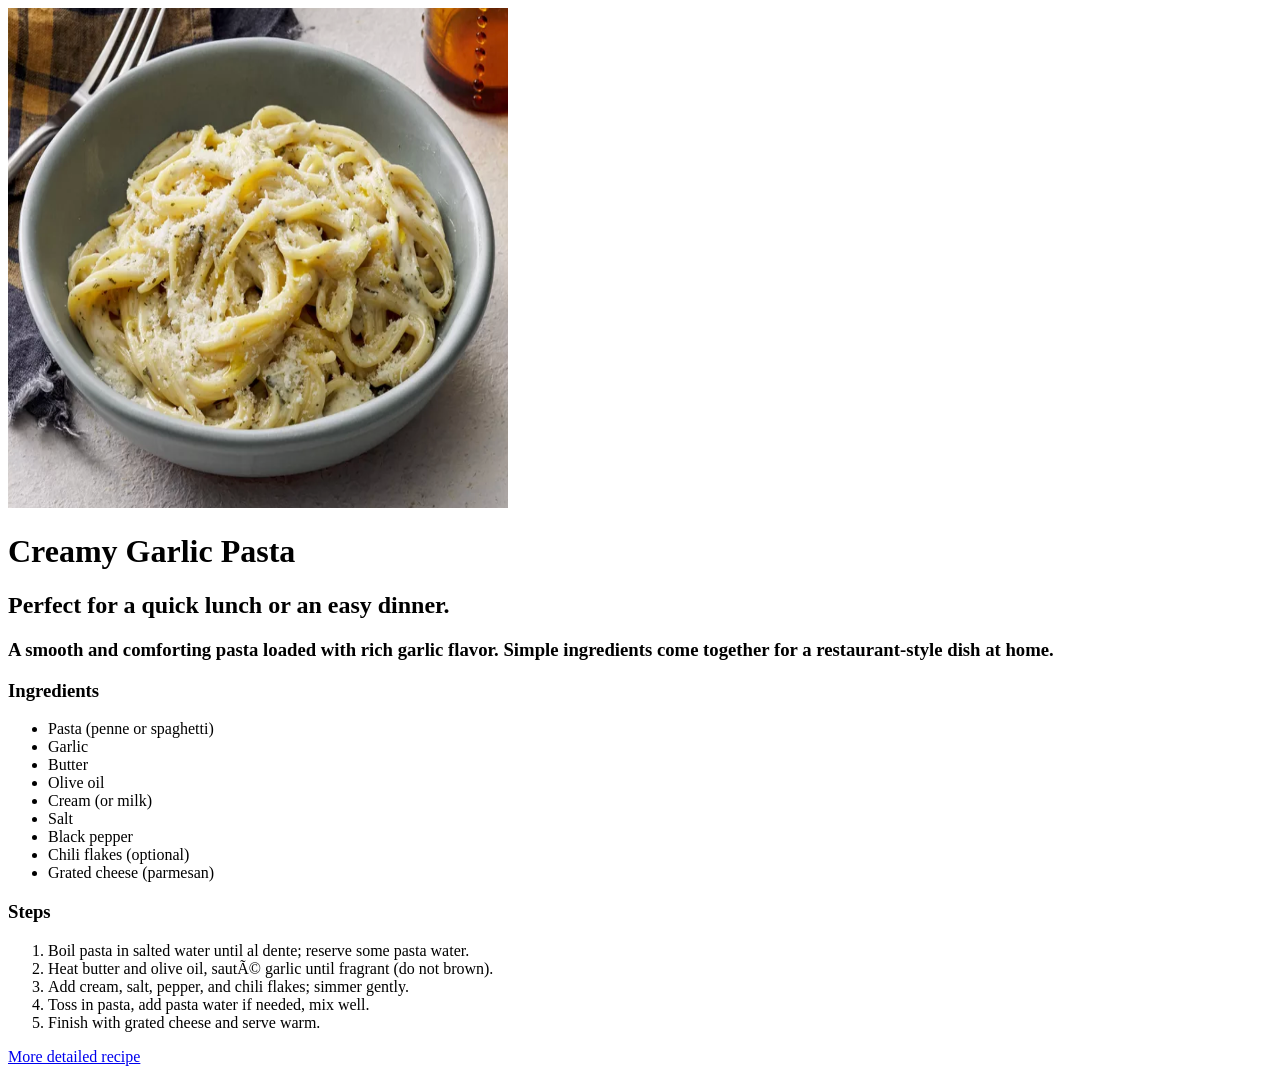
<file: week02/index.html>
<!DOCTYPE html>
<html> 
  <head> 
   <meta charset="UTF- 8"/> 
   <meta name="viewport" content="width=device-width, initia-scale=1"/>
   <title> Pasta Recipe</title>
  </head> 
  <body>
    <img
    src="image_pasta.png"
    alt="Creamy Pasta Image"
    width="500px"
    height="500px"
    />
    <h1>Creamy Garlic Pasta</h1>
    <h2> Perfect for a quick lunch or an easy dinner.</h2>
    <h3>A smooth and comforting pasta loaded with rich garlic flavor.
        Simple ingredients come together for a restaurant-style dish at home. </h3>
<h3>Ingredients</h3>
<ul>
<li>Pasta (penne or spaghetti)</li>
<li>Garlic</li>
<li>Butter</li>
<li>Olive oil</li>
<li>Cream (or milk)</li>
<li>Salt</li>
<li>Black pepper</li>
<li>Chili flakes (optional)</li>
<li>Grated cheese (parmesan)</li>
</ul>
<h3>Steps</h3>
<ol>
    <li>Boil pasta in salted water until al dente; reserve some pasta water.</li>
    <li>Heat butter and olive oil, sauté garlic until fragrant (do not brown).</li>
    <li>Add cream, salt, pepper, and chili flakes; simmer gently.</li>
    <li>Toss in pasta, add pasta water if needed, mix well.</li>
    <li>Finish with grated cheese and serve warm.</li>
</ol>
<a
      href="https://www.allrecipes.com/recipe/269500/creamy-garlic-pasta/"
      target="_blank"
      >More detailed recipe</a
    >
  </body>
  </html>
</file>
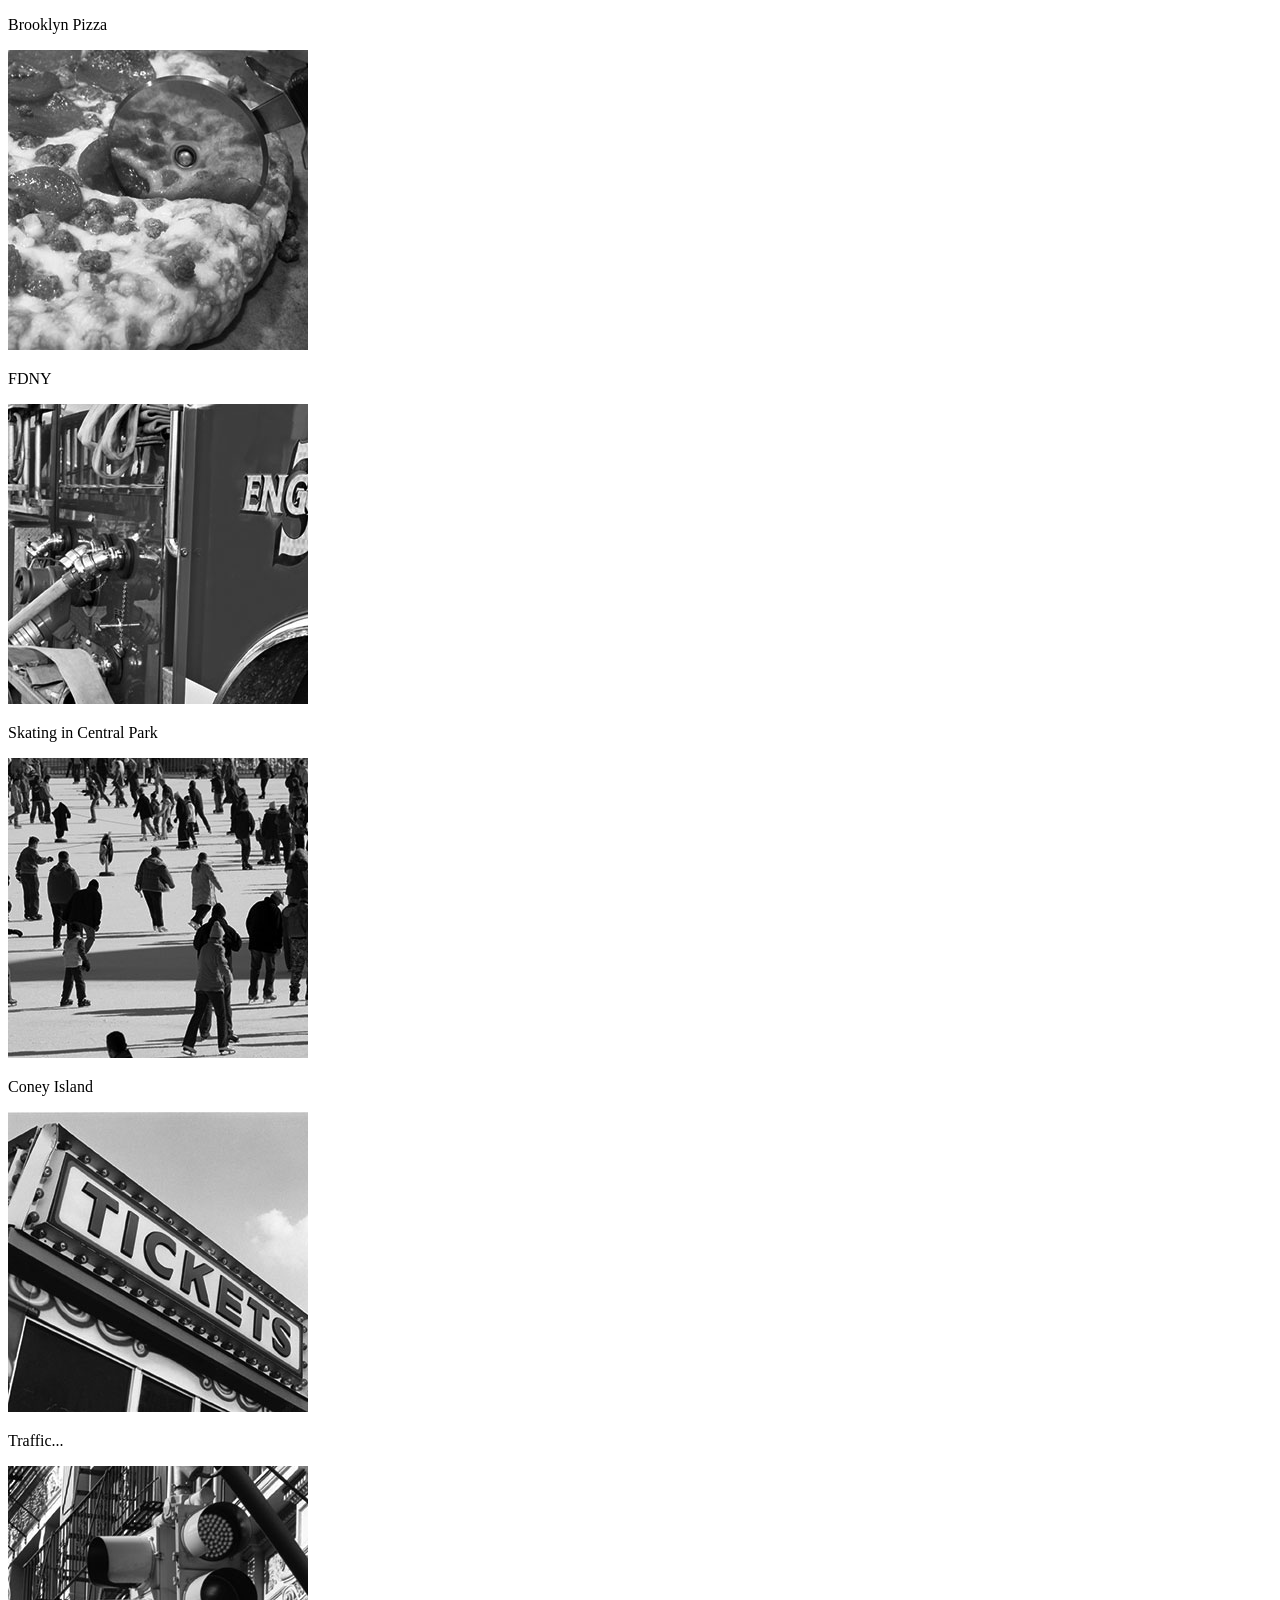
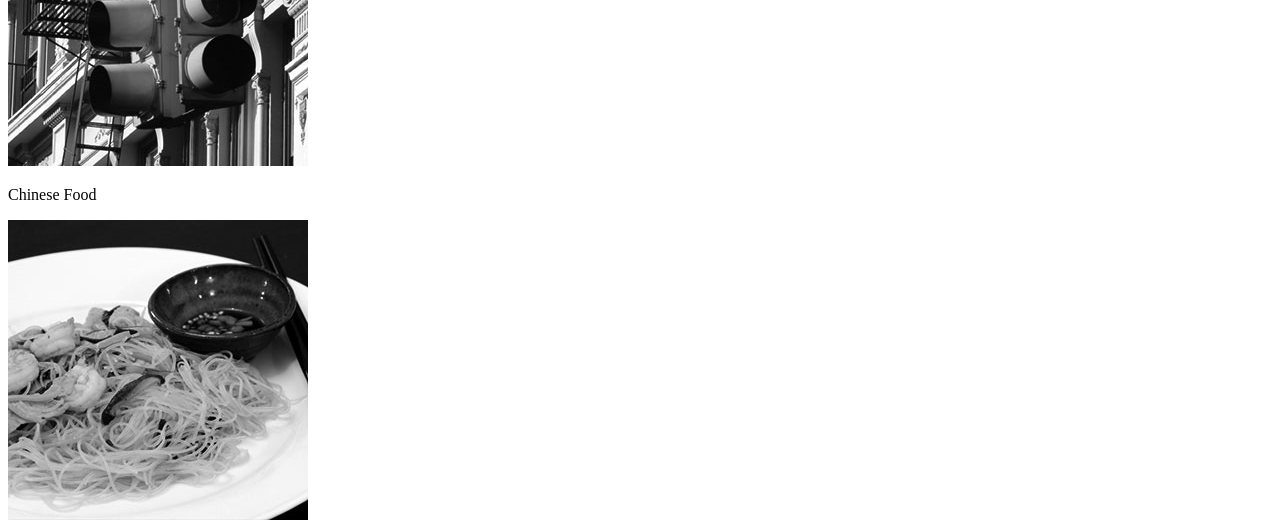
<file: week04/Week4_1/Gallery/Gallery_Starter_Files/index.html>
<!DOCTYPE html>
<html>

<head>
    <title>New York City Gallery</title>
    <!-- Link to CSS File here -->
    <!-- Link to Google Font Here -->
</head>

<body>
    <div class="container">
        <div class="polaroid">
            <p>Brooklyn Pizza</p>
            <img src="img/bw/pizza.jpg">
        </div>
        <div class="polaroid">
            <p>FDNY</p>
            <img src="img/bw/fdny.jpg">
        </div>
        <div class="polaroid">
            <p>Skating in Central Park</p>
            <img src="img/bw/skating.jpg">
        </div>
        <div class="polaroid">
            <p>Coney Island</p>
            <img src="img/bw/tickets.jpg">
        </div>
        <div class="polaroid">
            <p>Traffic...</p>
            <img src="img/bw/traffic.jpg">
        </div>
        <div class="polaroid">
            <p>Chinese Food</p>
            <img src="img/bw/chinese.jpg">
        </div>
    </div>
</body>

</html>
</file>
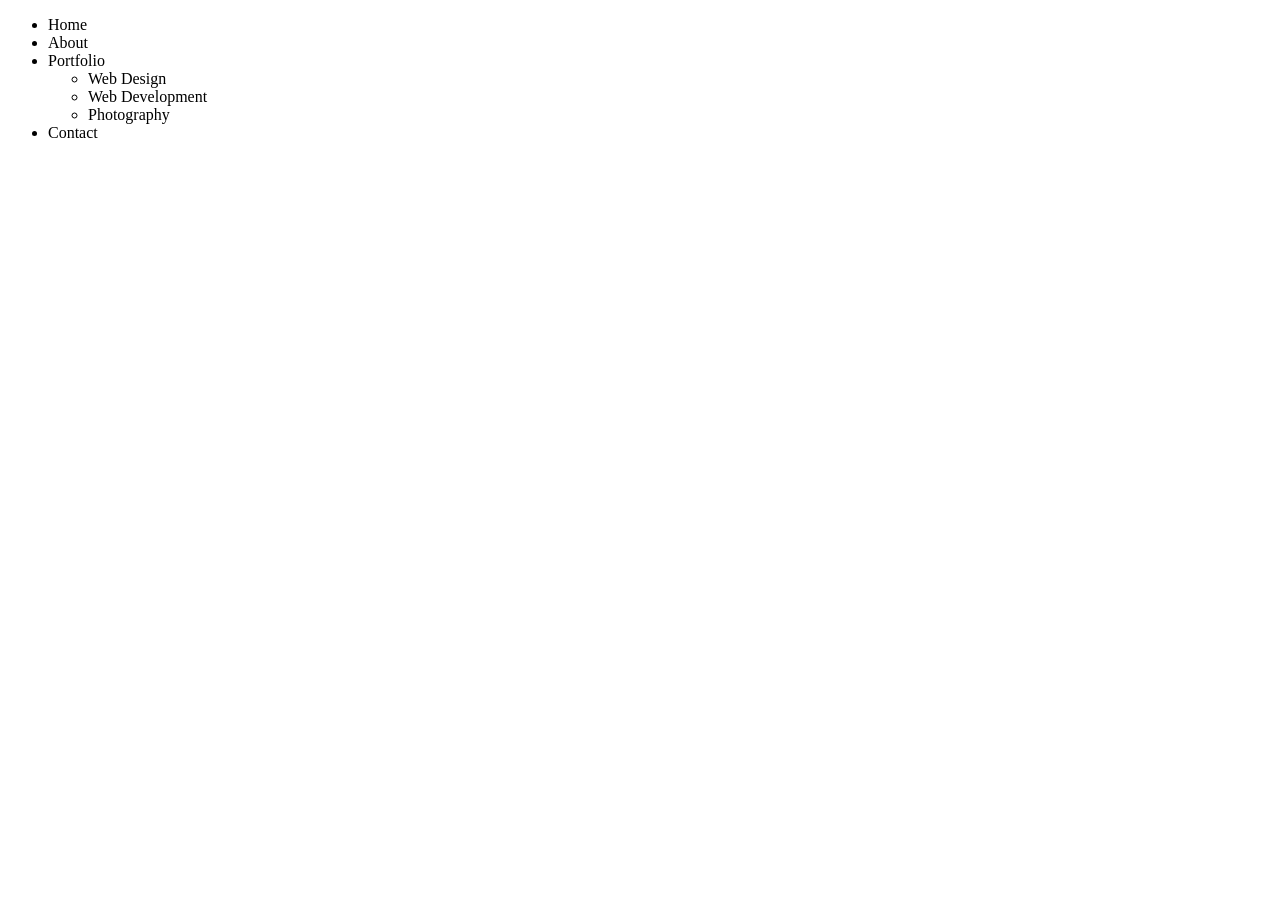
<file: week04/Week4_1/Navbar_Dropdown/C/index.html>
<!doctype html>
<html lang="en">
  <head>
    <meta charset="utf-8" />
    <meta name="viewport" content="width=device-width, initial-scale=1" />
    <title>Dropdown Menu Nested UL</title>
    <style type="text/css"></style>
  </head>
  <body>
    <ul>
      <li>Home</li>
      <li>About</li>
      <li>
        Portfolio
        <ul>
          <li>Web Design</li>
          <li>Web Development</li>
          <li>Photography</li>
        </ul>
      </li>
      <li>Contact</li>
    </ul>
  </body>
</html>
</file>
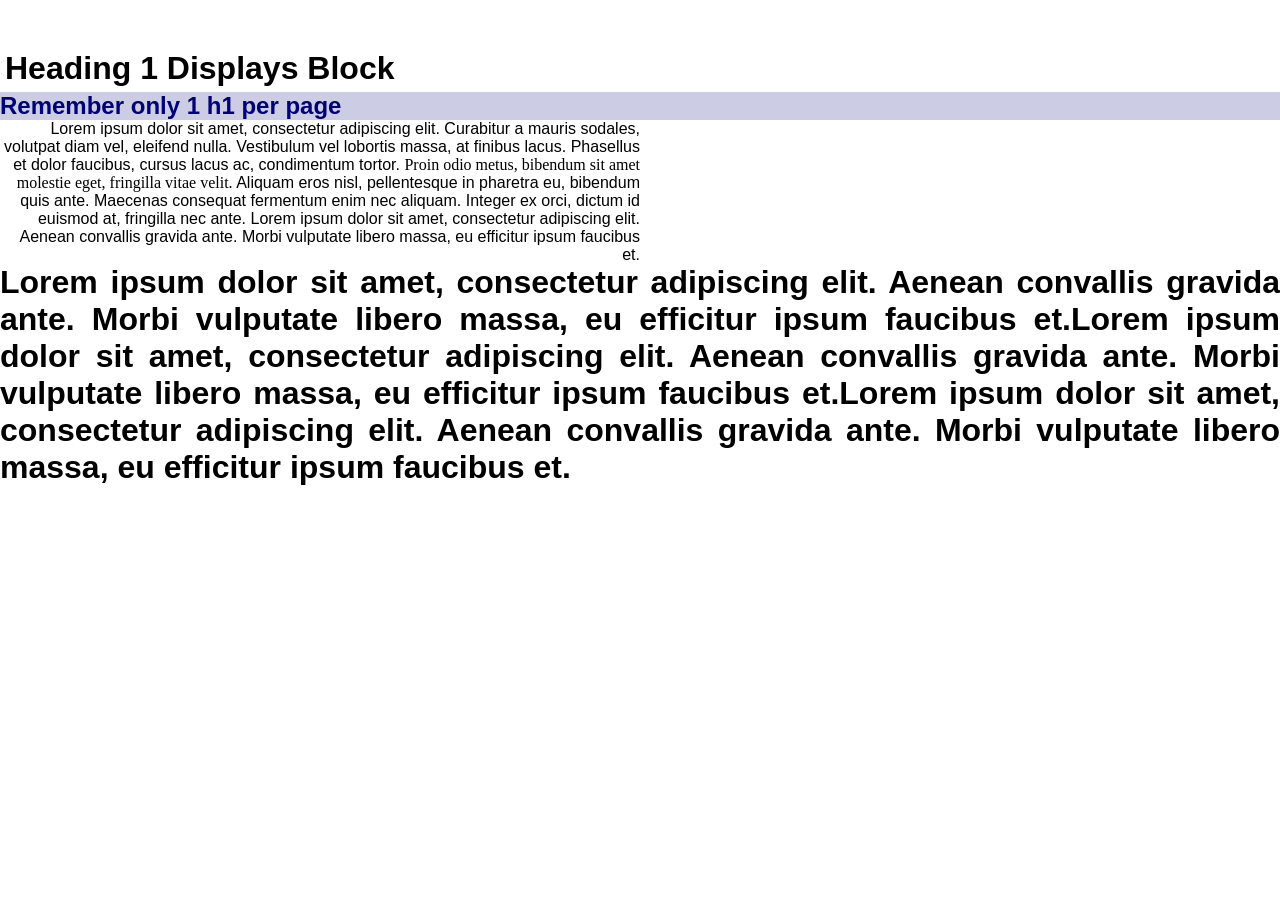
<file: Week03/Week3_2/Intro_CSS/In_Class_Exercise/C/index.html>
<!doctype html>
<html lang="en">
  <head>
    <meta charset="utf-8" />
    <meta name="viewport" content="width=device-width, initial-scale=1" />
    <title>Intro to CSS Text and Spans</title>
    <!-- this is how you write an internal style sheet -->
    <!-- These styles apply only to this page they are defined in -->
    <style type="text/CSS">
      /* universal selector to zero out the default margins on everything on the page */
      * {
        margin: 0;
        font-family: Arial, Helvetica, sans-serif;
      }
      /* tag selectors apply to every instance of a tag on the page  */
      h2 {
        color: blueviolet;
        background-color: chartreuse;

        color: #ff0000;
        background-color: #00990077;

        color: rgb(0, 0, 120);
        background-color: rgba(0, 0, 120, 0.2);
      }

      /* class selectors begin with . */
      .align_right {
        width: 50%;
        text-align: right;
      }

      .align_justified {
        text-align: justify;
      }

      .silly_text {
        font-family: fantasy;
      }

      /* ID selectors begin with # */
      #really_important {
        /* font weights only work if they are supported. */
        font-weight: bold;
        font-size: xx-large;
      }
    </style>
  </head>
  <body>
    <!-- inline styling this will override any stylesheets above -->
    <h1 style="margin: 20px 10px 5px 5px; margin-top: 50px">
      Heading 1 Displays Block
    </h1>

    <h2>Remember only 1 h1 per page</h2>

    <p class="align_right">
      Lorem ipsum dolor sit amet, consectetur adipiscing elit. Curabitur a
      mauris sodales, volutpat diam vel, eleifend nulla. Vestibulum vel lobortis
      massa, at finibus lacus. Phasellus et dolor faucibus, cursus lacus ac,
      condimentum tortor.
      <span class="silly_text"
        >Proin odio metus, bibendum sit amet molestie eget, fringilla vitae
        velit.</span
      >
      Aliquam eros nisl, pellentesque in pharetra eu, bibendum quis ante.
      Maecenas consequat fermentum enim nec aliquam. Integer ex orci, dictum id
      euismod at, fringilla nec ante. Lorem ipsum dolor sit amet, consectetur
      adipiscing elit. Aenean convallis gravida ante. Morbi vulputate libero
      massa, eu efficitur ipsum faucibus et.
    </p>

    <p id="really_important" class="align_justified">
      Lorem ipsum dolor sit amet, consectetur adipiscing elit. Aenean convallis
      gravida ante. Morbi vulputate libero massa, eu efficitur ipsum faucibus
      et.Lorem ipsum dolor sit amet, consectetur adipiscing elit. Aenean
      convallis gravida ante. Morbi vulputate libero massa, eu efficitur ipsum
      faucibus et.Lorem ipsum dolor sit amet, consectetur adipiscing elit.
      Aenean convallis gravida ante. Morbi vulputate libero massa, eu efficitur
      ipsum faucibus et.
    </p>
  </body>
</html>
</file>
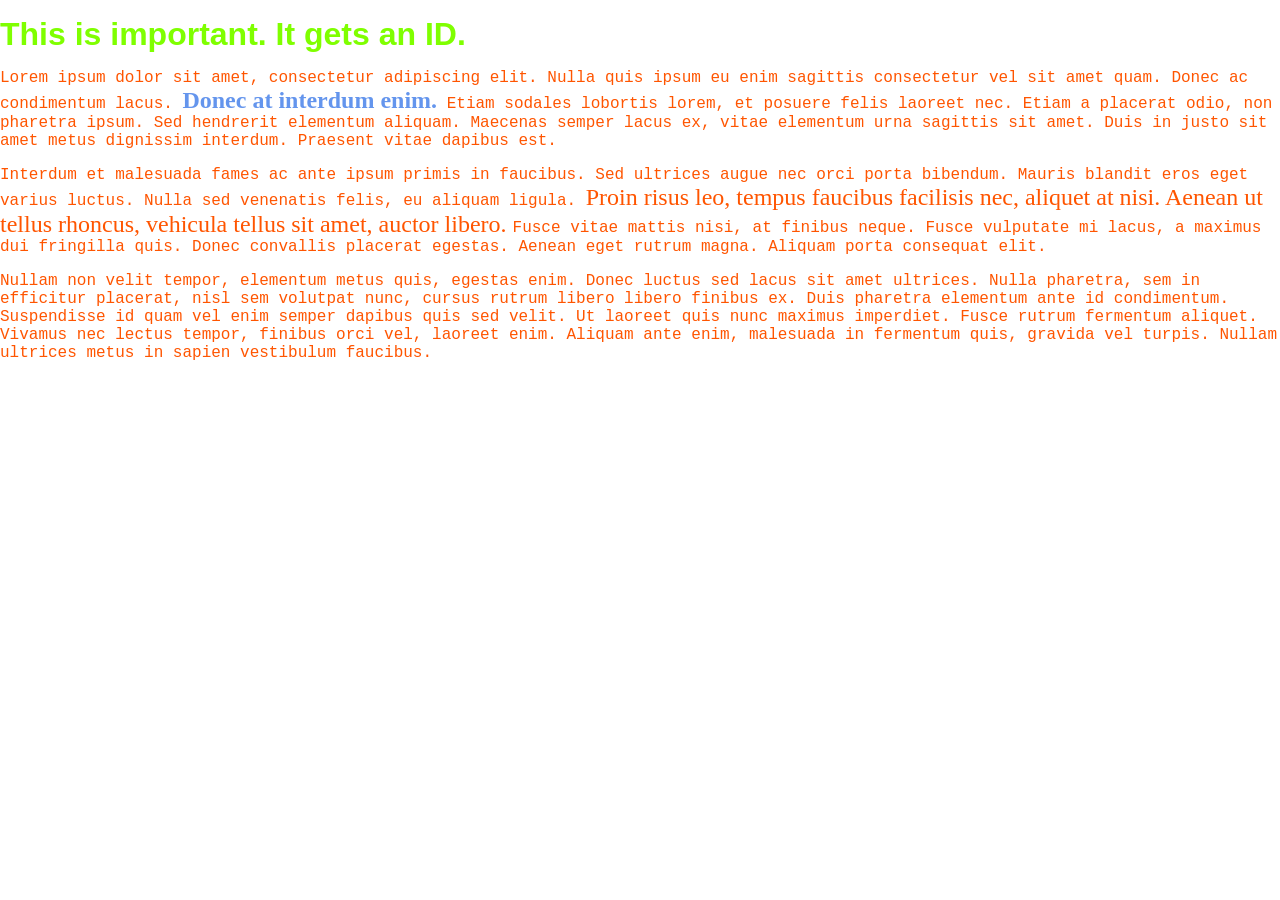
<file: Week03/Week3_2/Intro_CSS/In_Class_Exercise/D/index.html>
<!doctype html>
<html lang="en">
  <head>
    <meta charset="utf-8" />
    <meta name="viewport" content="width=device-width, initial-scale=1" />
    <title>Intro to CSS Text and Spans</title>
    <style type="text/CSS">
      /* universal selector - always the first CSS rule because the intent is to reset and then overwrite
      with more specfic styles/selectors further down */
      * {
        /* border: 1px solid blue; */
        margin: 0;
        padding: 0;
      }
      /* tag selector applies to all p tags on the page */
      p {
        margin-top: 1rem;
        margin-bottom: 0.5rem;
        color: #f50;
        /* above is short hand for #ff5500; */
        font-family: 'Courier New', Courier, monospace;
      }

      a {
        color: cornflowerblue;
        text-decoration: none;
        font-weight: bold;
      }

      .silly_text {
        font-family: fantasy;
        font-size: 1.5rem;
      }

      #important_stuff {
        font-size: xx-large;
        font-weight: bold;
        font-family:
          'Trebuchet MS', 'Lucida Sans Unicode', 'Lucida Grande', 'Lucida Sans',
          Arial, sans-serif;
        color: chartreuse;
      }
    </style>
  </head>
  <body>
    <p id="important_stuff">This is important. It gets an ID.</p>
    <p>
      Lorem ipsum dolor sit amet, consectetur adipiscing elit. Nulla quis ipsum
      eu enim sagittis consectetur vel sit amet quam. Donec ac condimentum
      lacus. <a href="#" class="silly_text">Donec at interdum enim.</a> Etiam
      sodales lobortis lorem, et posuere felis laoreet nec. Etiam a placerat
      odio, non pharetra ipsum. Sed hendrerit elementum aliquam. Maecenas semper
      lacus ex, vitae elementum urna sagittis sit amet. Duis in justo sit amet
      metus dignissim interdum. Praesent vitae dapibus est.
    </p>
    <p>
      Interdum et malesuada fames ac ante ipsum primis in faucibus. Sed ultrices
      augue nec orci porta bibendum. Mauris blandit eros eget varius luctus.
      Nulla sed venenatis felis, eu aliquam ligula.
      <span class="silly_text"
        >Proin risus leo, tempus faucibus facilisis nec, aliquet at nisi. Aenean
        ut tellus rhoncus, vehicula tellus sit amet, auctor libero. </span
      >Fusce vitae mattis nisi, at finibus neque. Fusce vulputate mi lacus, a
      maximus dui fringilla quis. Donec convallis placerat egestas. Aenean eget
      rutrum magna. Aliquam porta consequat elit.
    </p>
    <p>
      Nullam non velit tempor, elementum metus quis, egestas enim. Donec luctus
      sed lacus sit amet ultrices. Nulla pharetra, sem in efficitur placerat,
      nisl sem volutpat nunc, cursus rutrum libero libero finibus ex. Duis
      pharetra elementum ante id condimentum. Suspendisse id quam vel enim
      semper dapibus quis sed velit. Ut laoreet quis nunc maximus imperdiet.
      Fusce rutrum fermentum aliquet. Vivamus nec lectus tempor, finibus orci
      vel, laoreet enim. Aliquam ante enim, malesuada in fermentum quis, gravida
      vel turpis. Nullam ultrices metus in sapien vestibulum faucibus.
    </p>
  </body>
</html>
</file>
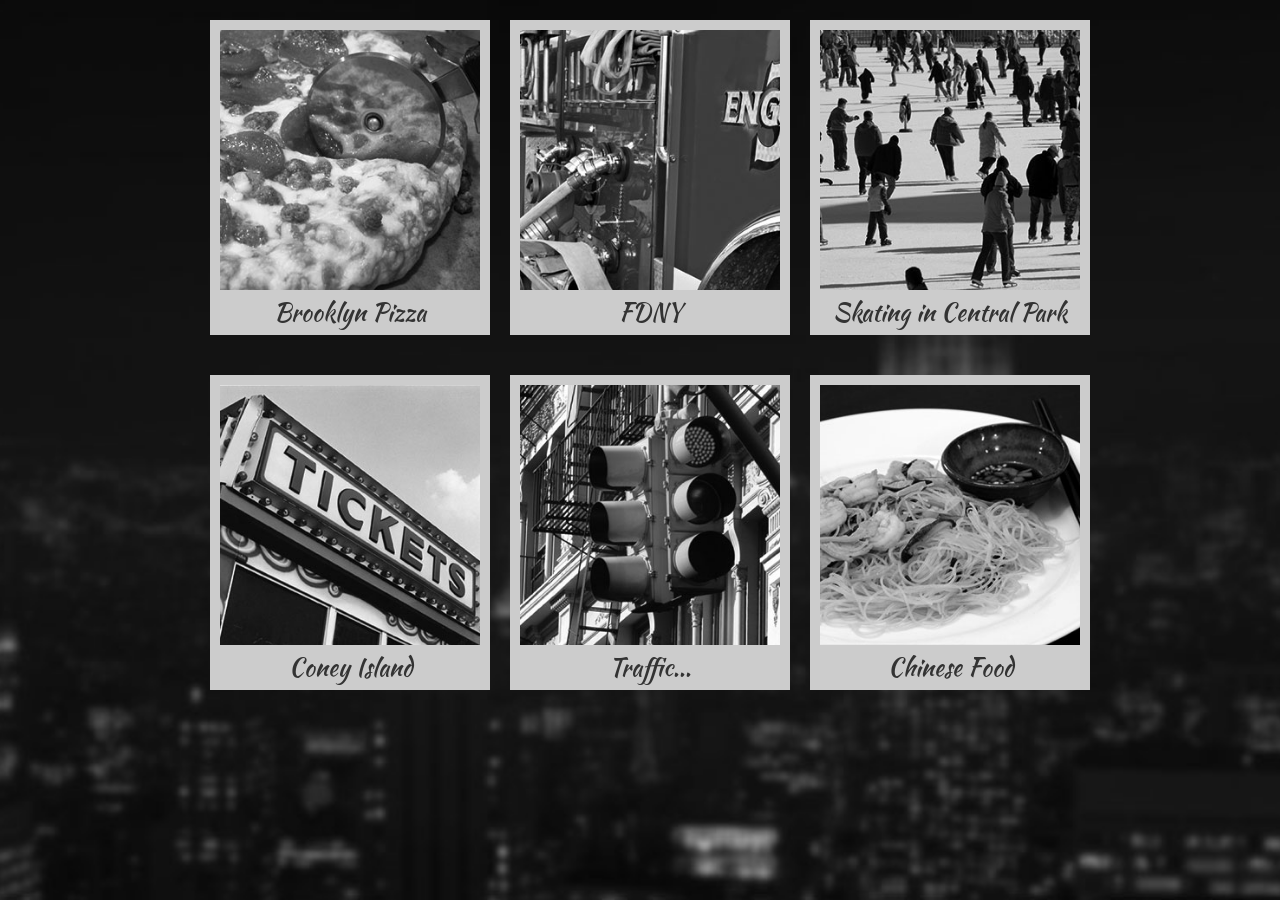
<file: week04/Week4_1/Gallery/In_Class_Exercise/C/index.html>
<!doctype html>
<html>
  <head>
    <title>New York City Gallery</title>
    <!-- Link to CSS File here -->
    <link rel="stylesheet" href="./css/style.css" />
    <!-- Link to Google Font Here -->
    <!-- <link rel="preconnect" href="https://fonts.googleapis.com" />
    <link rel="preconnect" href="https://fonts.gstatic.com" crossorigin />
    <link
      href="https://fonts.googleapis.com/css2?family=Kaushan+Script&display=swap"
      rel="stylesheet"
    />
    <style type="text/css"></style> -->
  </head>

  <body>
    <div class="container">
      <div class="polaroid">
        <p>Brooklyn Pizza</p>
        <img src="img/bw/pizza.jpg" />
      </div>
      <div class="polaroid">
        <p>FDNY</p>
        <img src="img/bw/fdny.jpg" />
      </div>
      <div class="polaroid">
        <p>Skating in Central Park</p>
        <img src="img/bw/skating.jpg" />
      </div>
      <div class="polaroid">
        <p>Coney Island</p>
        <img src="img/bw/tickets.jpg" />
      </div>
      <div class="polaroid">
        <p>Traffic...</p>
        <img src="img/bw/traffic.jpg" />
      </div>
      <div class="polaroid">
        <p>Chinese Food</p>
        <img src="img/bw/chinese.jpg" />
      </div>
    </div>
  </body>
</html>
</file>
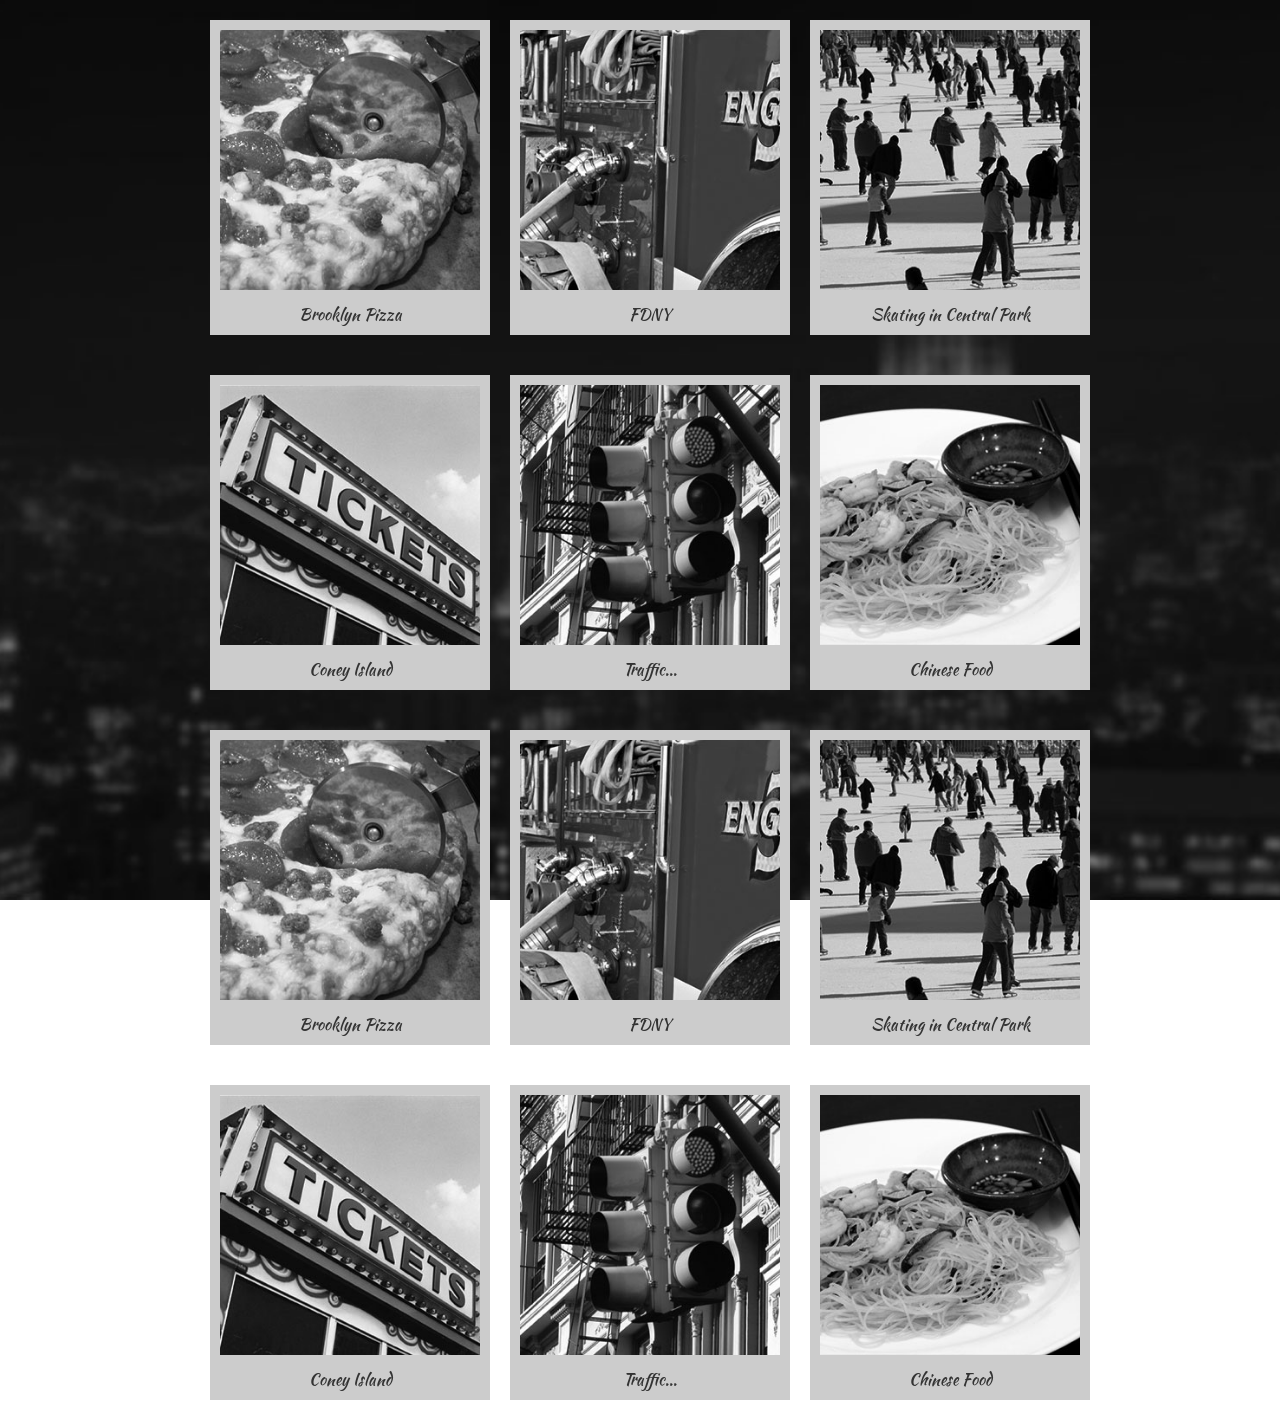
<file: week04/Week4_1/Gallery/In_Class_Exercise/D/index.html>
<!doctype html>
<html>
  <head>
    <title>New York City Gallery</title>
    <!-- Link to CSS File here -->
    <link rel="stylesheet" href="./css/style.css" />
    <!-- Link to Google Font Here -->
    <!-- <link rel="preconnect" href="https://fonts.googleapis.com" />
    <link rel="preconnect" href="https://fonts.gstatic.com" crossorigin />
    <link
      href="https://fonts.googleapis.com/css2?family=Kaushan+Script&display=swap"
      rel="stylesheet"
    />
    <style>

    </style> -->
  </head>

  <body>
    <div class="container">
      <div class="polaroid">
        <p>Brooklyn Pizza</p>
        <img src="img/bw/pizza.jpg" />
      </div>
      <div class="polaroid">
        <p>FDNY</p>
        <img src="img/bw/fdny.jpg" />
      </div>
      <div class="polaroid">
        <p>Skating in Central Park</p>
        <img src="img/bw/skating.jpg" />
      </div>
      <div class="polaroid">
        <p>Coney Island</p>
        <img src="img/bw/tickets.jpg" />
      </div>
      <div class="polaroid">
        <p>Traffic...</p>
        <img src="img/bw/traffic.jpg" />
      </div>
      <div class="polaroid">
        <p>Chinese Food</p>
        <img src="img/bw/chinese.jpg" />
      </div>
      <div class="polaroid">
        <p>Brooklyn Pizza</p>
        <img src="img/bw/pizza.jpg" />
      </div>
      <div class="polaroid">
        <p>FDNY</p>
        <img src="img/bw/fdny.jpg" />
      </div>
      <div class="polaroid">
        <p>Skating in Central Park</p>
        <img src="img/bw/skating.jpg" />
      </div>
      <div class="polaroid">
        <p>Coney Island</p>
        <img src="img/bw/tickets.jpg" />
      </div>
      <div class="polaroid">
        <p>Traffic...</p>
        <img src="img/bw/traffic.jpg" />
      </div>
      <div class="polaroid">
        <p>Chinese Food</p>
        <img src="img/bw/chinese.jpg" />
      </div>
    </div>
  </body>
</html>
</file>
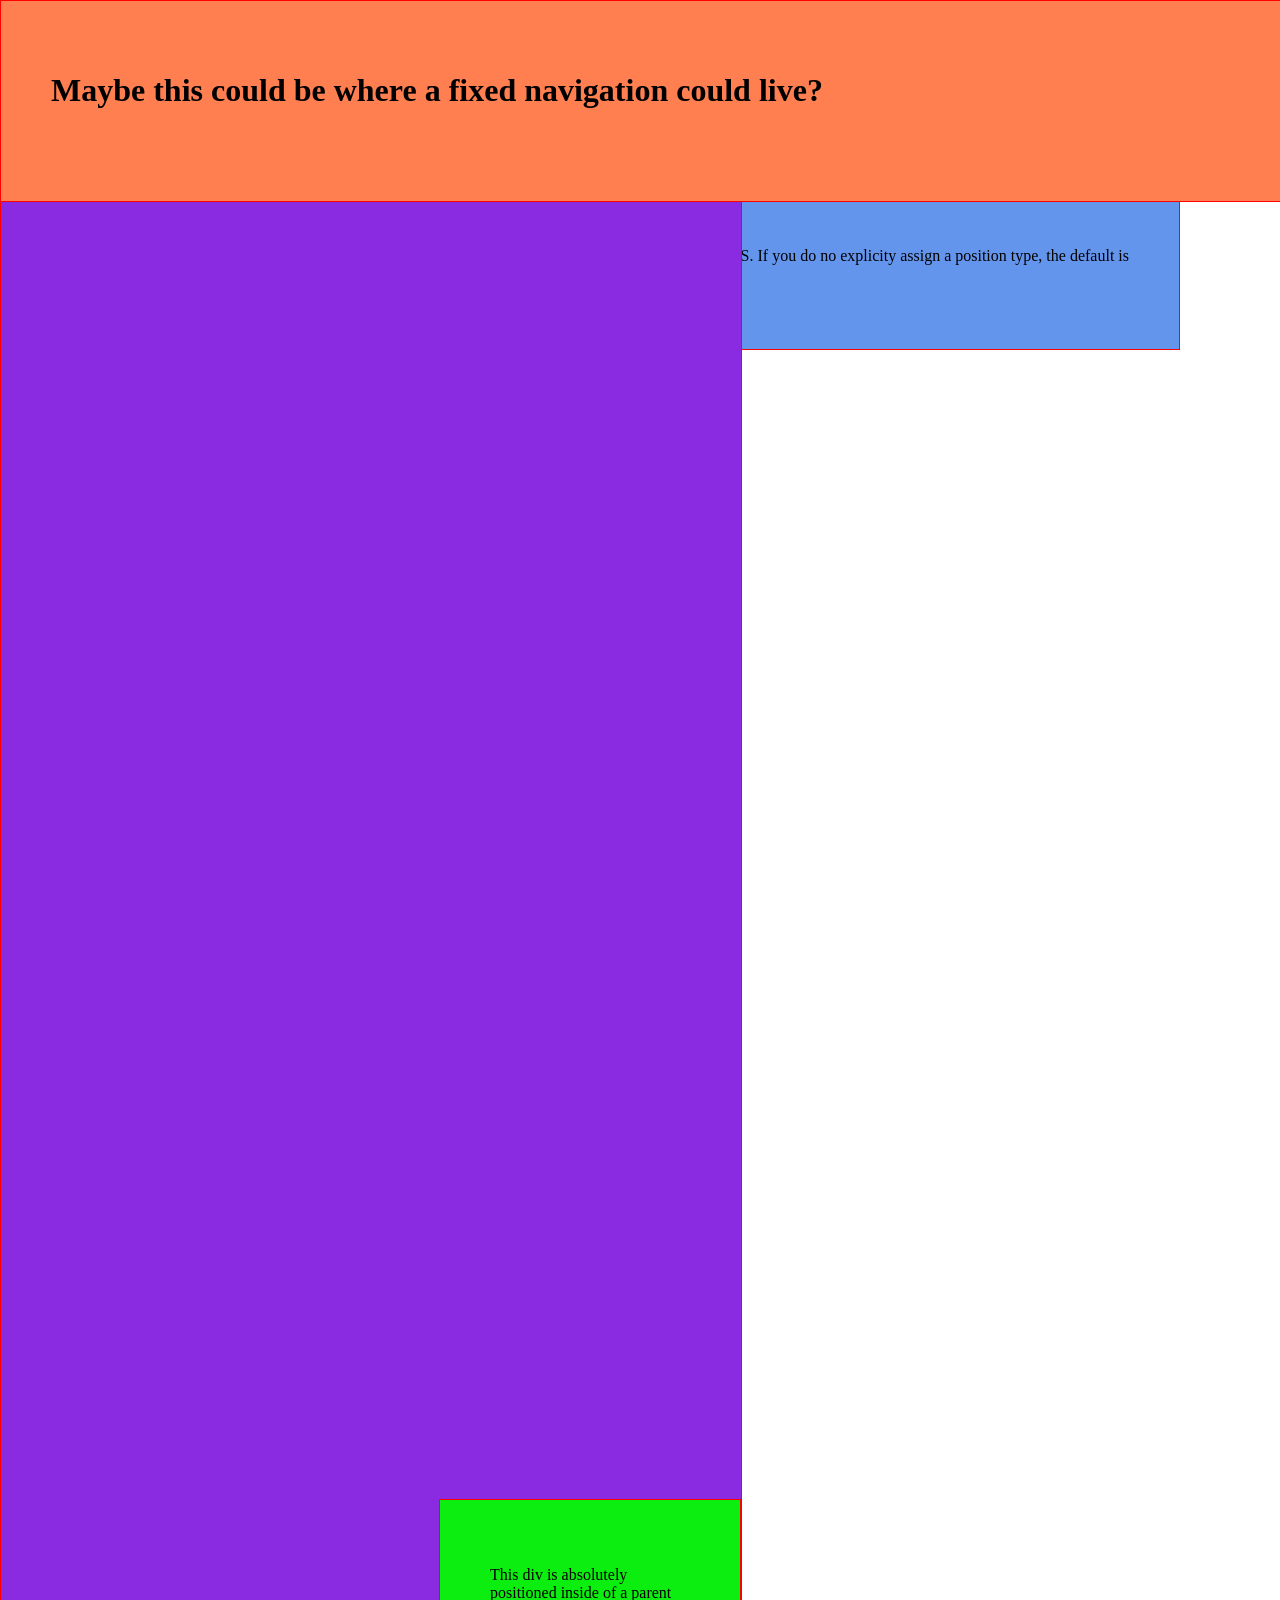
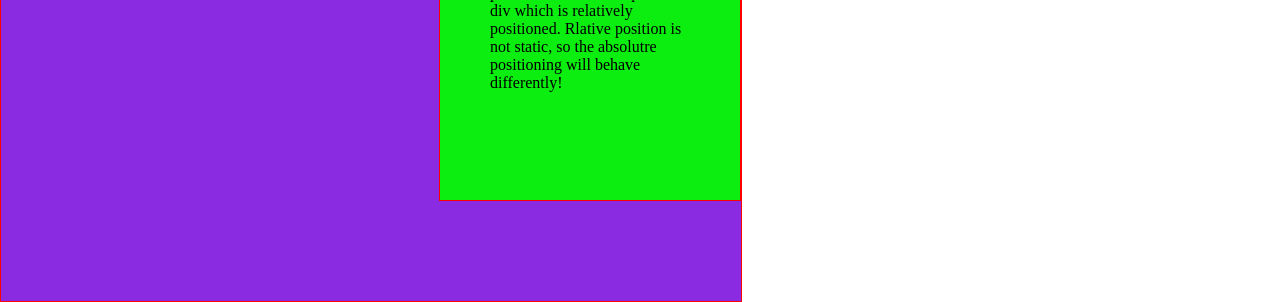
<file: week04/Week4_1/Positioning/In_Class_Exercise/C/index.html>
<!doctype html>
<html lang="en">
  <head>
    <meta charset="utf-8" />
    <meta name="viewport" content="width=device-width, initial-scale=1" />
    <title>Positioning Basics</title>
    <!-- how we load an external stylesheet -->
    <link rel="stylesheet" href="./css/styles.css" />
  </head>
  <body>
    <header>
      <h1>Maybe this could be where a fixed navigation could live?</h1>
    </header>

    <div class="abs-no-parent">
      <p>
        This div has no parent element with a position property set in CSS. If
        you do no explicity assign a position type, the default is <br />
        position: static;
      </p>
    </div>

    <div class="rel-parent">
      <p>This div is a <em>relatively positioned</em> parent element.</p>
      <div class="abs-rel-parent">
        <p>
          This div is absolutely positioned inside of a parent div which is
          relatively positioned. Rlative position is not static, so the
          absolutre positioning will behave differently!
        </p>
      </div>
    </div>
  </body>
</html>
</file>
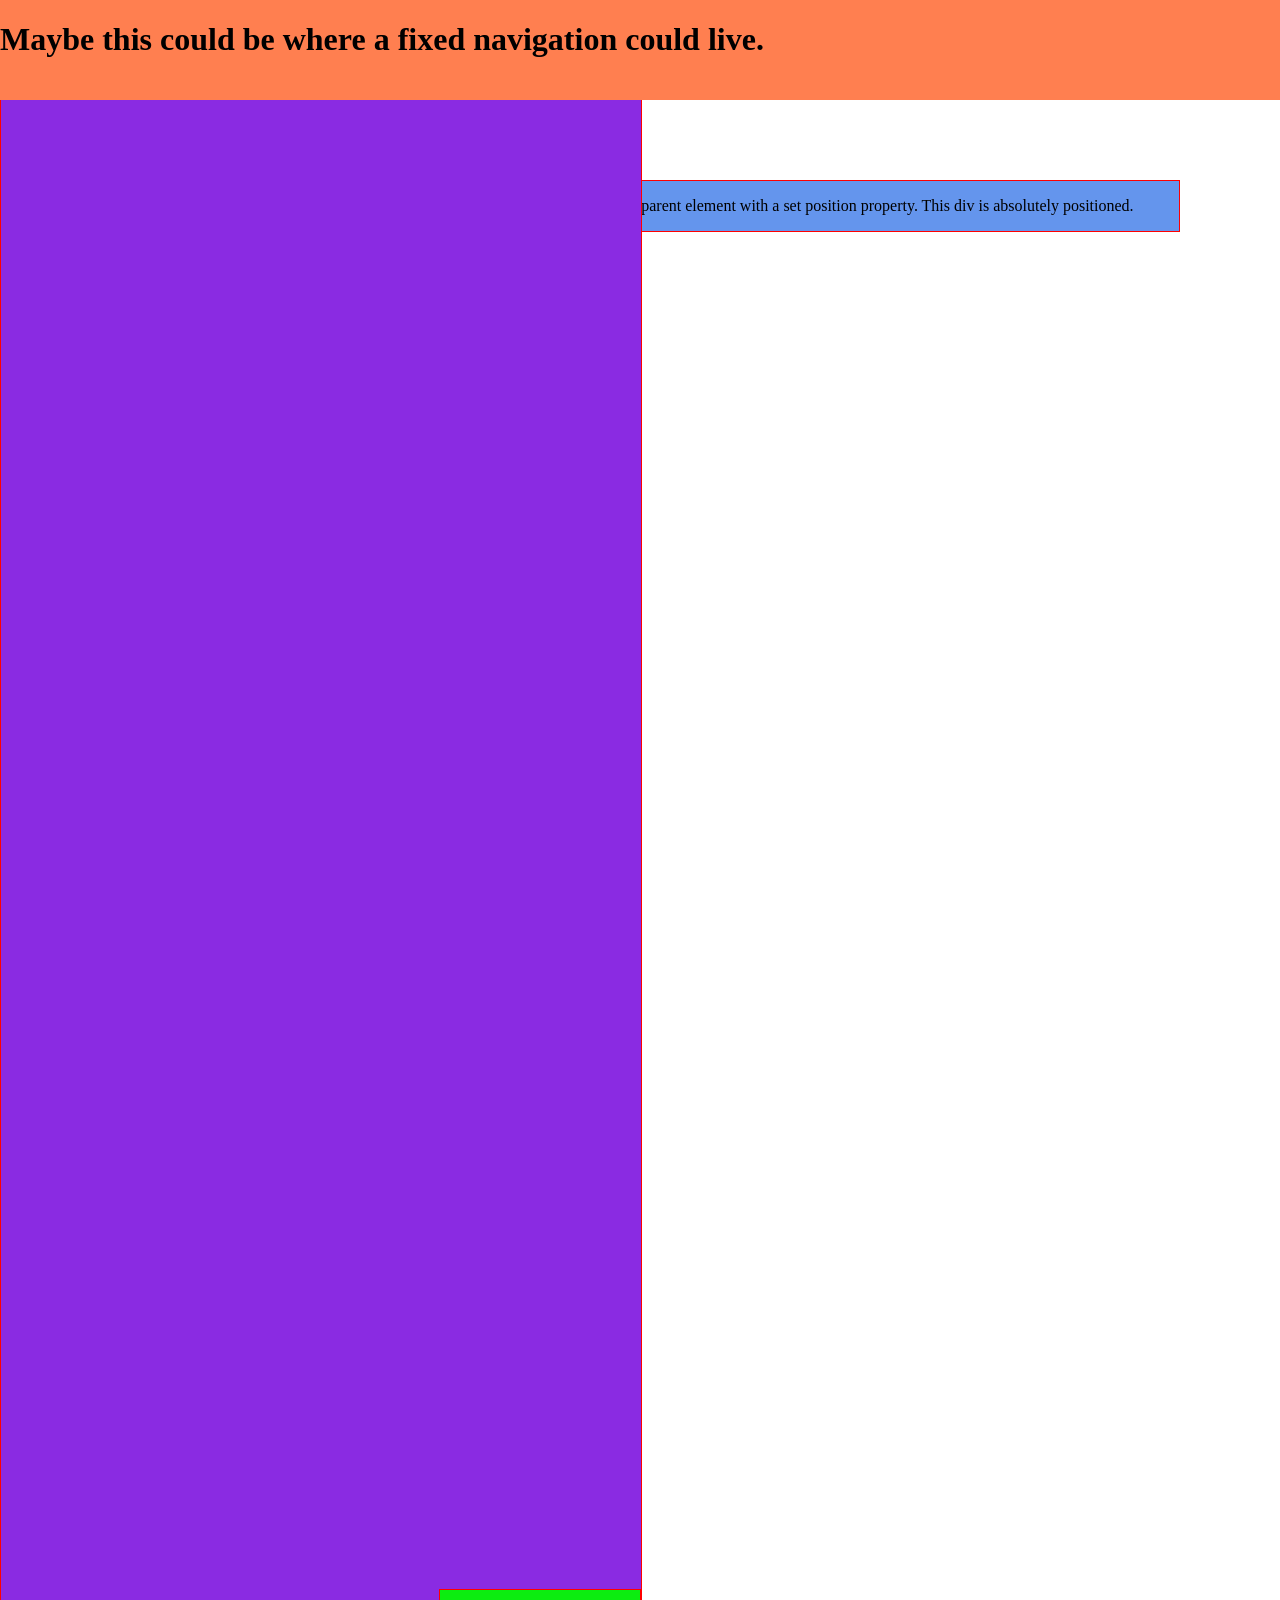
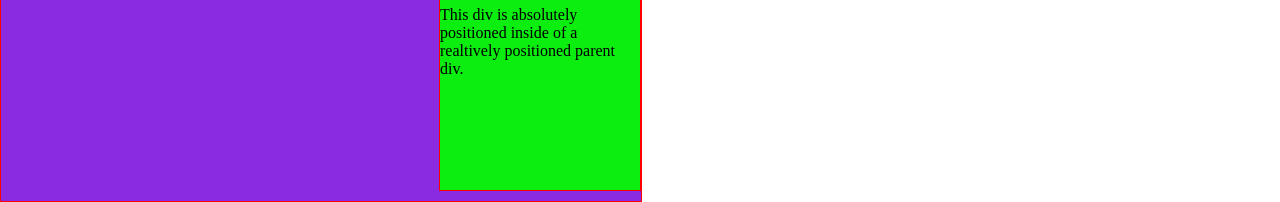
<file: week04/Week4_1/Positioning/In_Class_Exercise/D/index.html>
<!doctype html>
<html lang="en">
  <head>
    <meta charset="utf-8" />
    <meta name="viewport" content="width=device-width, initial-scale=1" />
    <title>Positioning Basics</title>
    <link rel="stylesheet" href="./css/styles.css" />
  </head>
  <body>
    <header>
      <h1>Maybe this could be where a fixed navigation could live.</h1>
    </header>

    <div class="abs-no-parent-pos">
      <p>
        This div has no parent element with a set position property. This div is
        absolutely positioned.
      </p>
    </div>

    <div class="rel-parent-pos">
      <p>This is a relatively positioned parent div.</p>
      <div class="abs-rel-parent-pos">
        <p>
          This div is absolutely positioned inside of a realtively positioned
          parent div.
        </p>
      </div>
    </div>
  </body>
</html>
</file>
<file: week04/Week4_1/Gallery/In_Class_Exercise/C/css/style.css>
/* always load custom fonts and other depdendencies
(like other stylesheets or CSS vars) first */
@import url('https://fonts.googleapis.com/css2?family=Kaushan+Script&display=swap');

/* Universal selector to reset some defaults */
* {
  margin: 0;
  padding: 0;
}

/* this is how we get a full size H&W image background */
html {
  background: url('../img/bg.jpg') no-repeat center center fixed;
  background-size: cover;
}

/* apply the default font styles to the body so
all other elements within can inherit them */
body {
  font-family: 'Kaushan Script', cursive;
}

.container {
  width: 900px;
  margin: 0 auto;
  /* since the poloaroid divs are going to display inline block
  we need to zero out the font size her on the parent element to avoid
  some extra half pixel spacing that accumulates */
  font-size: 0;
}

.polaroid {
  width: 260px;
  margin: 20px;
  display: inline-block;
  /* this is the parent element we want to absolute position elements within */
  position: relative;
}

/* this looks for the pattern of img tags within a parent with a class of polaroid */
.polaroid img {
  /* with images we usually make them take up 100%
  width of a parent element which we size */
  width: 100%;
  /* height auto keeps the pixel aspect ratio as the image with scales to fit parent */
  height: auto;
  border: 10px solid #ccc;
  border-bottom-width: 45px;
}

.polaroid p {
  position: absolute;
  bottom: 5px;
  width: 280px;
  text-align: center;
  font-size: 1.5rem;
  color: #333;
}
</file>
<file: week04/Week4_1/Gallery/In_Class_Exercise/D/css/style.css>
/* always load dependencies first - fonts, css variables, other style sheets */
@import url('https://fonts.googleapis.com/css2?family=Kaushan+Script&display=swap');

/* generic to specific with our styles */
* {
  margin: 0;
  padding: 0;
}

html {
  font-family: 'Kaushan Script', cursive;

  /* this is where we would declare and use a full size image background */
  background: url('../img/bg.jpg') no-repeat center center fixed;
  background-size: cover;
}

.container {
  width: 900px;
  margin: 0 auto;
  /* rememeber to zero out font size of the container of inline block elements
  dont forget to bring that font size back in the child element */
  font-size: 0;
}

.polaroid {
  width: 260px;
  margin: 20px;
  display: inline-block;
  position: relative;
}

.polaroid img {
  /* common design pattern is to never size images themselves
  instead we make the image width 100% of its parent. and then assign dimensions to the parent */
  width: 100%;
  height: auto;
  /* add some borders to mimic polaroid paper */
  border: 10px solid #ccc;
  border-bottom-width: 45px;
}

.polaroid p {
  font-size: 1rem;
  color: #333;
  position: absolute;
  bottom: 9px;
  width: 280px;
  text-align: center;
}
</file>
<file: week04/Week4_1/Positioning/In_Class_Exercise/C/css/styles.css>
/* We always load our fonts and css variables */
/* Then declare the most generic and global styles first */
html,
body {
  margin: 0;
}
/* Generic styles so that we can see
our div elements and how they nest */
div,
header {
  /* Border shorthand - assign 3 values at once:
  border-width border-style border-color */
  border: 1px solid red;
  padding: 50px;
}

/* Absolute positionedd elements without a 
positioned ancestor will be positioned in relation to
the entire browser window */
.abs-no-parent {
  background-color: cornflowerblue;
  position: absolute;
  top: 20%;
  right: 100px;
}

.rel-parent {
  background-color: blueviolet;
  width: 50%;
  /* height positions dont exactly work as you'd d
  think. Unless theres a parent element with a
  set height (in pixels or rem) */
  /* viewport height snf viewport width assign
  heights in pixels based on % of height of browser
  window at the time */
  height: 200vh;
  /* whenever you want to position somewthing absolutely 
  inside of another element, th parent element you
  are positioning in needs to be position relative. */
  position: relative;
}

.abs-rel-parent {
  background-color: rgb(12, 237, 16);
  width: 200px;
  height: 200px;
  position: absolute;
  bottom: 100px;
  right: 0;
}

header {
  height: 100px;
  width: 100%;
  position: fixed;
  background-color: coral;
  z-index: 10;
}
</file>
<file: week04/Week4_1/Positioning/In_Class_Exercise/D/css/styles.css>
/* always start with the ost generally applicable styles (tags)
and then get more specific as you drill down */

/* zero out crappy edge margins on the page */
html,
body {
  margin: 0;
}

/* some generic styles for our div elements so we can see them nest */
div {
  border: 1px solid red;
  background-color: rgba(255, 150, 50, 0.2);
}

/* absolute positioned elements ithout a positioned parent
will be positioned in relation to the entire brwoser window */
.abs-no-parent-pos {
  background-color: cornflowerblue;
  width: 50%;
  position: absolute;
  top: 20%;
  right: 100px;
}

.rel-parent-pos {
  width: 50%;
  height: 200vh;
  background-color: blueviolet;
  /* whenever you want to position something absolutely inside of another element
  the parent element beeds to be positioned relative or any other non static value */
  position: relative;
  /* right: -300px; */
}

.abs-rel-parent-pos {
  background-color: rgb(12, 237, 16);
  width: 200px;
  height: 200px;
  position: absolute;
  bottom: 10px;
  right: 0;
}

header {
  background-color: coral;
  height: 100px;
  width: 100%;
  position: fixed;
  /* think of z index as draw order[[' */
  z-index: 10;
}
</file>
